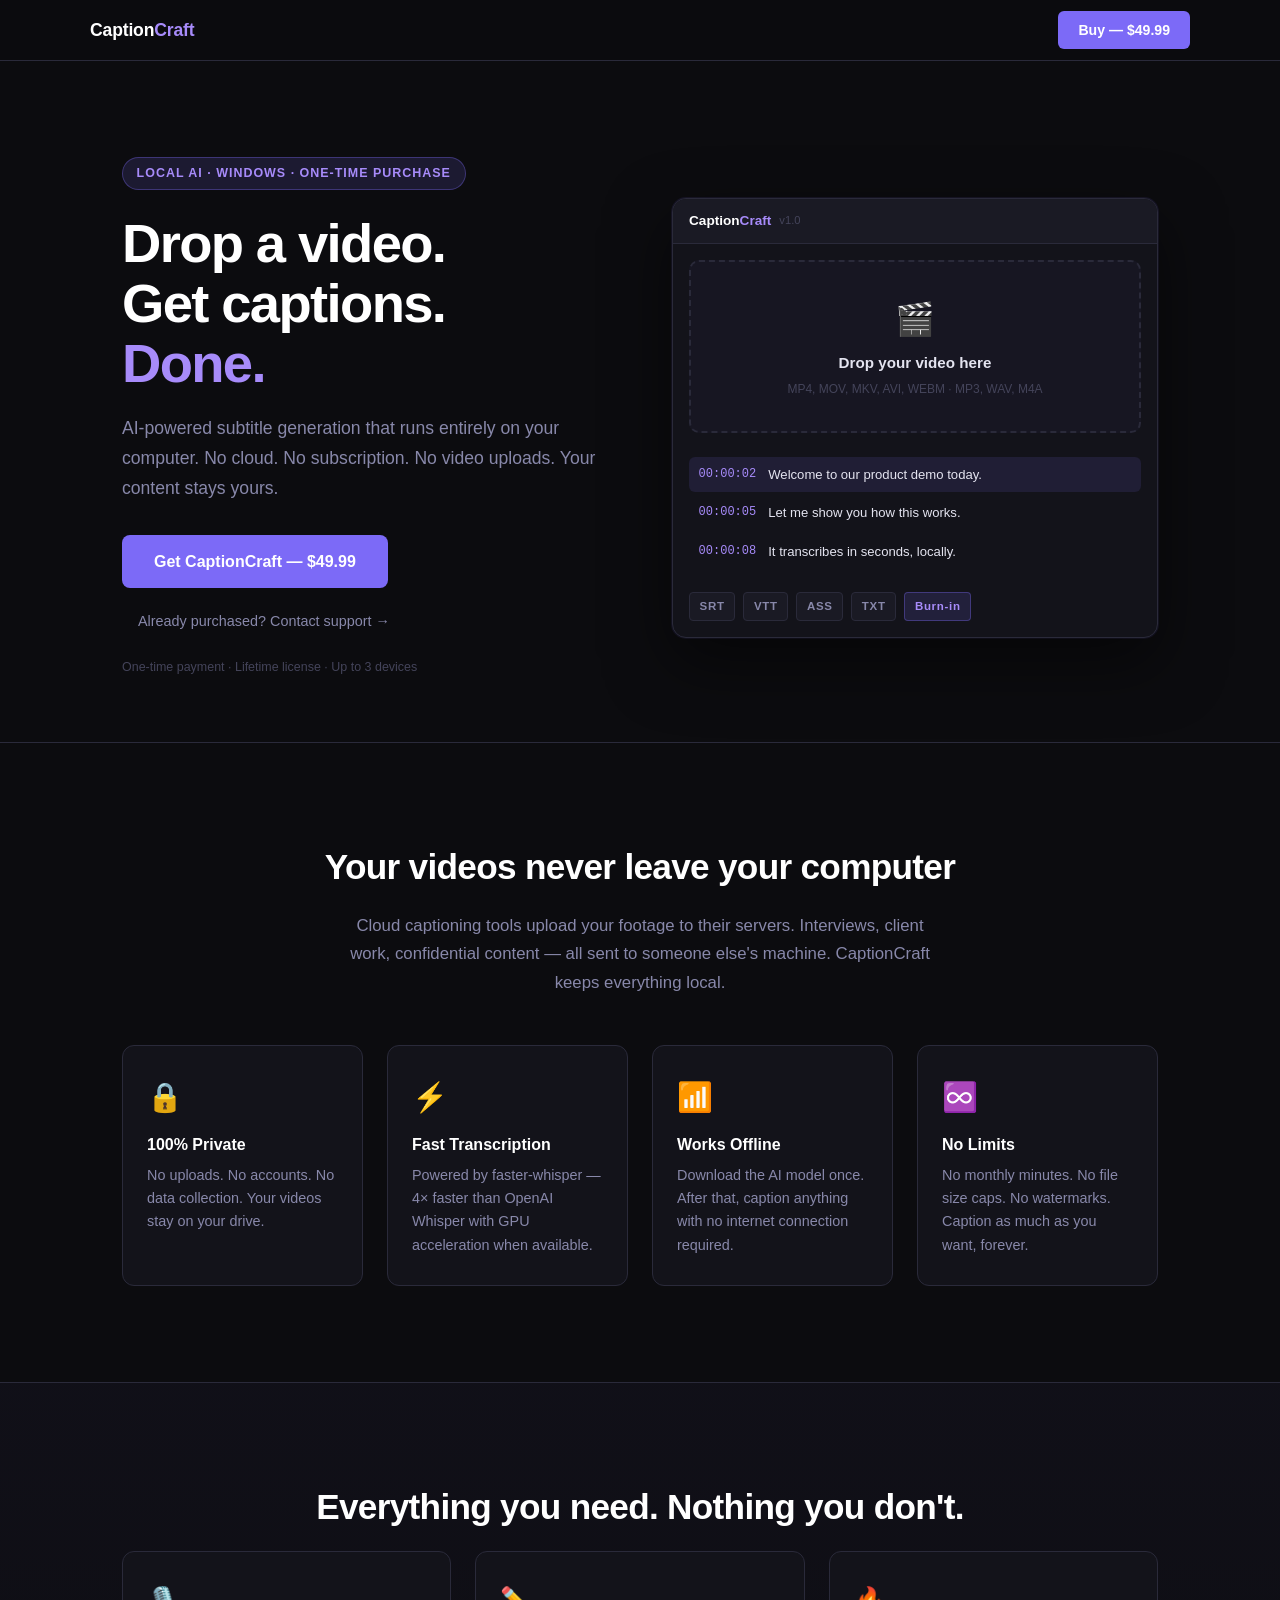
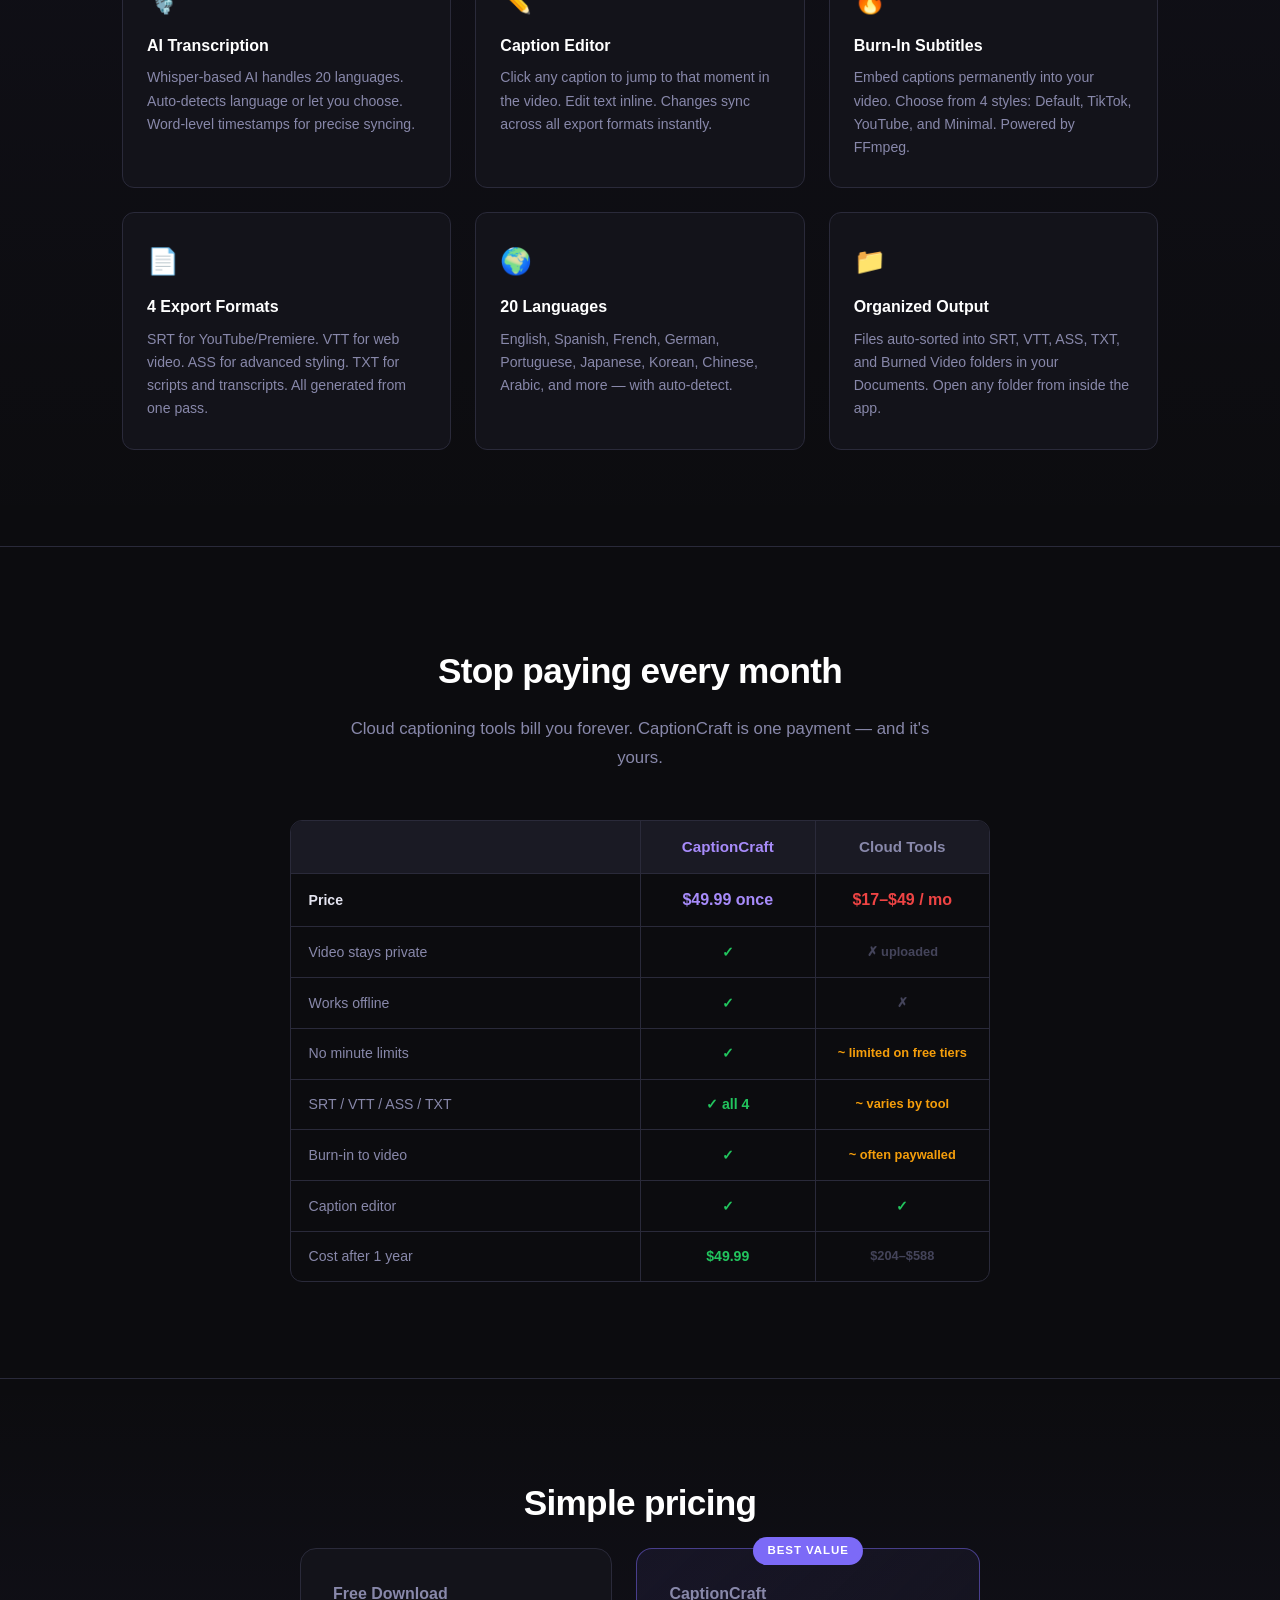
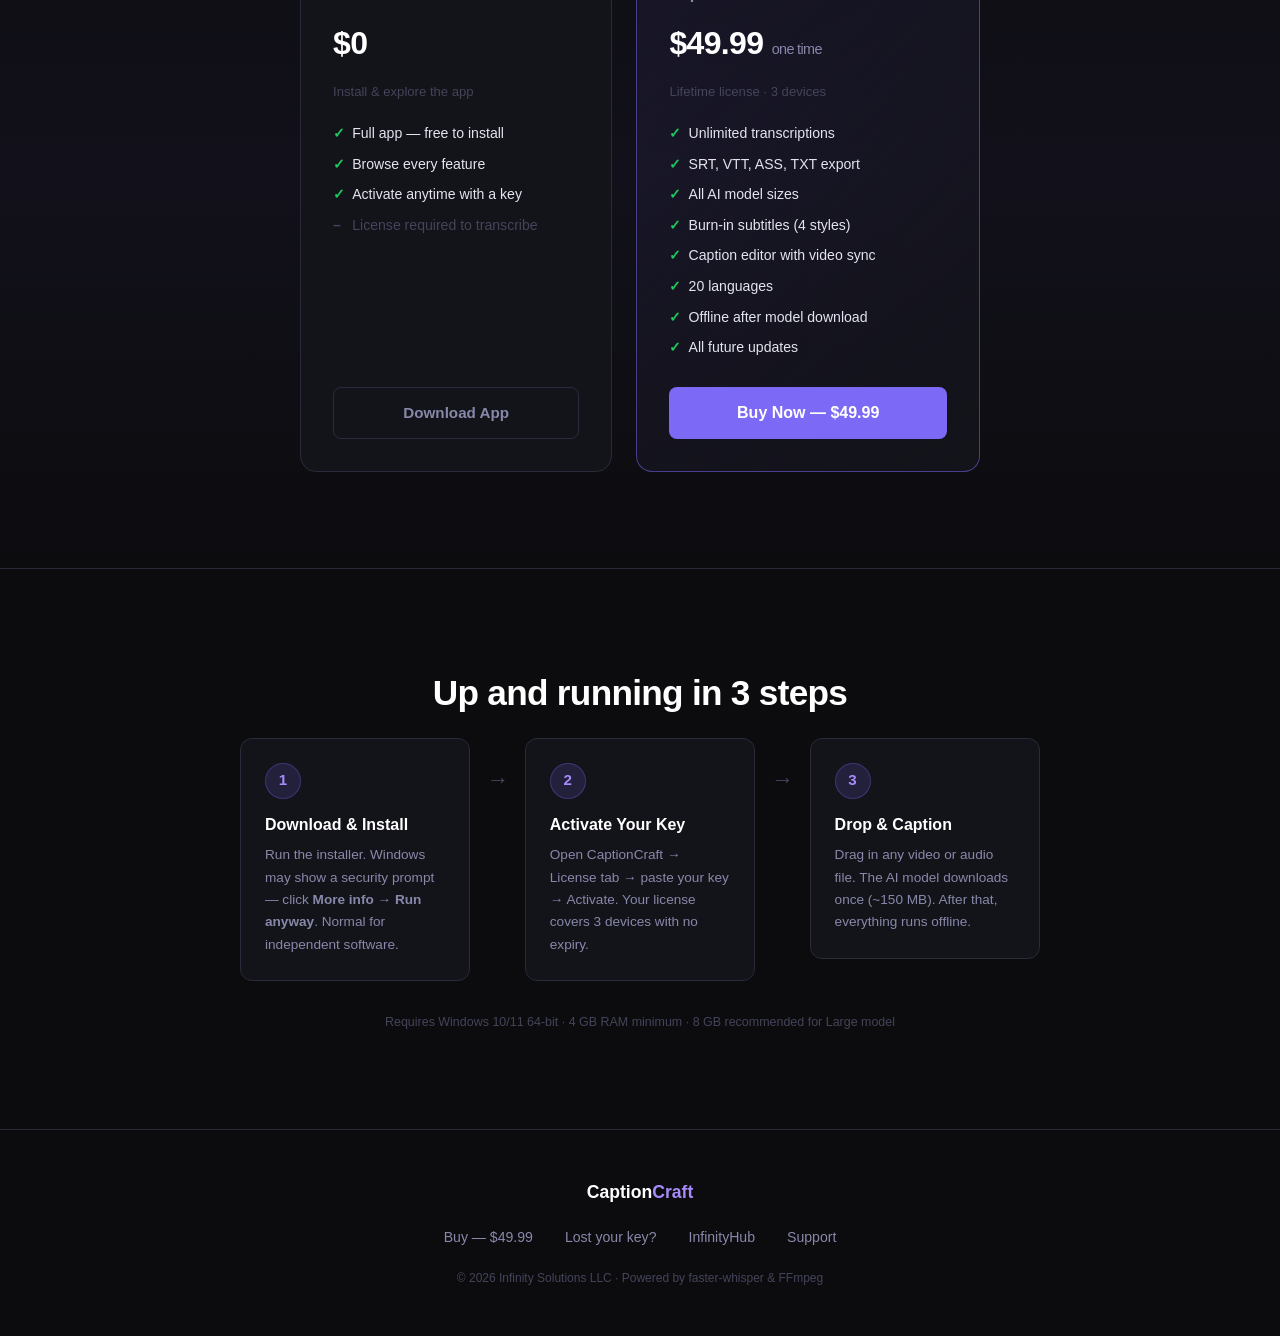
<file: index.html>
<!DOCTYPE html>
<html lang="en">
<head>
<meta charset="UTF-8"/>
<meta name="viewport" content="width=device-width,initial-scale=1.0"/>
<title>CaptionCraft — Local AI Captions. No Subscription.</title>
<meta name="description" content="Drop a video. Get captions. Your videos never leave your computer. One-time $49.99 — no subscription, no cloud, no limits."/>
<link rel="stylesheet" href="style.css"/>
</head>
<body>

<!-- ── NAV ─────────────────────────────────────────────────────────────────── -->
<nav>
  <div class="nav-inner">
    <div class="nav-logo">Caption<span class="accent">Craft</span></div>
    <a class="btn-nav" href="https://square.link/u/BKrwvHYz">Buy — $49.99</a>
  </div>
</nav>

<!-- ── HERO ─────────────────────────────────────────────────────────────────── -->
<section class="hero">
  <div class="hero-inner">
    <div class="hero-badge">Local AI · Windows · One-Time Purchase</div>
    <h1>Drop a video.<br>Get captions.<br><span class="accent">Done.</span></h1>
    <p class="hero-sub">
      AI-powered subtitle generation that runs entirely on your computer.
      No cloud. No subscription. No video uploads. Your content stays yours.
    </p>
    <div class="hero-cta">
      <a class="btn-primary" href="https://square.link/u/BKrwvHYz">Get CaptionCraft — $49.99</a>
      <a class="btn-ghost" href="mailto:support@infinityhub.dev">Already purchased? Contact support →</a>
    </div>
    <p class="hero-note">One-time payment · Lifetime license · Up to 3 devices</p>
  </div>
  <div class="hero-demo">
    <div class="demo-window">
      <div class="demo-titlebar">
        <span class="demo-logo">Caption<span class="accent">Craft</span></span>
        <span class="demo-ver">v1.0</span>
      </div>
      <div class="demo-drop">
        <div class="demo-drop-icon">🎬</div>
        <div class="demo-drop-text">Drop your video here</div>
        <div class="demo-drop-sub">MP4, MOV, MKV, AVI, WEBM · MP3, WAV, M4A</div>
      </div>
      <div class="demo-result">
        <div class="demo-caption-row active">
          <span class="demo-ts">00:00:02</span>
          <span class="demo-line">Welcome to our product demo today.</span>
        </div>
        <div class="demo-caption-row">
          <span class="demo-ts">00:00:05</span>
          <span class="demo-line">Let me show you how this works.</span>
        </div>
        <div class="demo-caption-row">
          <span class="demo-ts">00:00:08</span>
          <span class="demo-line">It transcribes in seconds, locally.</span>
        </div>
      </div>
      <div class="demo-formats">
        <span class="fmt-chip">SRT</span>
        <span class="fmt-chip">VTT</span>
        <span class="fmt-chip">ASS</span>
        <span class="fmt-chip">TXT</span>
        <span class="fmt-chip accent-chip">Burn-in</span>
      </div>
    </div>
  </div>
</section>

<!-- ── WHY LOCAL ─────────────────────────────────────────────────────────────── -->
<section class="section-why">
  <div class="container">
    <h2 class="section-title">Your videos never leave your computer</h2>
    <p class="section-sub">Cloud captioning tools upload your footage to their servers. Interviews, client work, confidential content — all sent to someone else's machine. CaptionCraft keeps everything local.</p>
    <div class="why-grid">
      <div class="why-card">
        <div class="why-icon">🔒</div>
        <div class="why-title">100% Private</div>
        <div class="why-body">No uploads. No accounts. No data collection. Your videos stay on your drive.</div>
      </div>
      <div class="why-card">
        <div class="why-icon">⚡</div>
        <div class="why-title">Fast Transcription</div>
        <div class="why-body">Powered by faster-whisper — 4× faster than OpenAI Whisper with GPU acceleration when available.</div>
      </div>
      <div class="why-card">
        <div class="why-icon">📶</div>
        <div class="why-title">Works Offline</div>
        <div class="why-body">Download the AI model once. After that, caption anything with no internet connection required.</div>
      </div>
      <div class="why-card">
        <div class="why-icon">♾️</div>
        <div class="why-title">No Limits</div>
        <div class="why-body">No monthly minutes. No file size caps. No watermarks. Caption as much as you want, forever.</div>
      </div>
    </div>
  </div>
</section>

<!-- ── FEATURES ──────────────────────────────────────────────────────────────── -->
<section class="section-features">
  <div class="container">
    <h2 class="section-title">Everything you need. Nothing you don't.</h2>
    <div class="features-grid">

      <div class="feature-card">
        <div class="feature-icon">🎙️</div>
        <div class="feature-title">AI Transcription</div>
        <div class="feature-body">Whisper-based AI handles 20 languages. Auto-detects language or let you choose. Word-level timestamps for precise syncing.</div>
      </div>

      <div class="feature-card">
        <div class="feature-icon">✏️</div>
        <div class="feature-title">Caption Editor</div>
        <div class="feature-body">Click any caption to jump to that moment in the video. Edit text inline. Changes sync across all export formats instantly.</div>
      </div>

      <div class="feature-card">
        <div class="feature-icon">🔥</div>
        <div class="feature-title">Burn-In Subtitles</div>
        <div class="feature-body">Embed captions permanently into your video. Choose from 4 styles: Default, TikTok, YouTube, and Minimal. Powered by FFmpeg.</div>
      </div>

      <div class="feature-card">
        <div class="feature-icon">📄</div>
        <div class="feature-title">4 Export Formats</div>
        <div class="feature-body">SRT for YouTube/Premiere. VTT for web video. ASS for advanced styling. TXT for scripts and transcripts. All generated from one pass.</div>
      </div>

      <div class="feature-card">
        <div class="feature-icon">🌍</div>
        <div class="feature-title">20 Languages</div>
        <div class="feature-body">English, Spanish, French, German, Portuguese, Japanese, Korean, Chinese, Arabic, and more — with auto-detect.</div>
      </div>

      <div class="feature-card">
        <div class="feature-icon">📁</div>
        <div class="feature-title">Organized Output</div>
        <div class="feature-body">Files auto-sorted into SRT, VTT, ASS, TXT, and Burned Video folders in your Documents. Open any folder from inside the app.</div>
      </div>

    </div>
  </div>
</section>

<!-- ── COMPARISON ────────────────────────────────────────────────────────────── -->
<section class="section-compare">
  <div class="container">
    <h2 class="section-title">Stop paying every month</h2>
    <p class="section-sub">Cloud captioning tools bill you forever. CaptionCraft is one payment — and it's yours.</p>

    <div class="compare-table">
      <div class="compare-row compare-row-header">
        <div class="ct-feat"></div>
        <div class="ct-val ct-val-cc">CaptionCraft</div>
        <div class="ct-val ct-val-them">Cloud Tools</div>
      </div>
      <div class="compare-row compare-row-price">
        <div class="ct-feat">Price</div>
        <div class="ct-val ct-price-cc">$49.99 once</div>
        <div class="ct-val ct-price-them">$17–$49 / mo</div>
      </div>
      <div class="compare-row">
        <div class="ct-feat">Video stays private</div>
        <div class="ct-val"><span class="cmp-yes">✓</span></div>
        <div class="ct-val"><span class="cmp-no">✗ uploaded</span></div>
      </div>
      <div class="compare-row">
        <div class="ct-feat">Works offline</div>
        <div class="ct-val"><span class="cmp-yes">✓</span></div>
        <div class="ct-val"><span class="cmp-no">✗</span></div>
      </div>
      <div class="compare-row">
        <div class="ct-feat">No minute limits</div>
        <div class="ct-val"><span class="cmp-yes">✓</span></div>
        <div class="ct-val"><span class="cmp-partial">~ limited on free tiers</span></div>
      </div>
      <div class="compare-row">
        <div class="ct-feat">SRT / VTT / ASS / TXT</div>
        <div class="ct-val"><span class="cmp-yes">✓ all 4</span></div>
        <div class="ct-val"><span class="cmp-partial">~ varies by tool</span></div>
      </div>
      <div class="compare-row">
        <div class="ct-feat">Burn-in to video</div>
        <div class="ct-val"><span class="cmp-yes">✓</span></div>
        <div class="ct-val"><span class="cmp-partial">~ often paywalled</span></div>
      </div>
      <div class="compare-row">
        <div class="ct-feat">Caption editor</div>
        <div class="ct-val"><span class="cmp-yes">✓</span></div>
        <div class="ct-val"><span class="cmp-yes">✓</span></div>
      </div>
      <div class="compare-row">
        <div class="ct-feat">Cost after 1 year</div>
        <div class="ct-val"><span class="cmp-yes">$49.99</span></div>
        <div class="ct-val"><span class="cmp-no">$204–$588</span></div>
      </div>
    </div>
  </div>
</section>

<!-- ── PRICING ───────────────────────────────────────────────────────────────── -->
<section class="section-pricing">
  <div class="container">
    <h2 class="section-title">Simple pricing</h2>
    <div class="pricing-grid">
      <div class="price-card">
        <div class="price-name">Free Download</div>
        <div class="price-amount">$0</div>
        <div class="price-desc">Install &amp; explore the app</div>
        <ul class="price-features">
          <li>Full app — free to install</li>
          <li>Browse every feature</li>
          <li>Activate anytime with a key</li>
          <li class="muted">License required to transcribe</li>
        </ul>
        <a class="btn-outline" href="https://github.com/contactinfinitysolutionsllc-ops/CaptionCraft/releases/download/CaptionCraft/CaptionCraft-Setup-1.0.0.exe">Download App</a>
      </div>
      <div class="price-card price-card-featured">
        <div class="price-badge">Best Value</div>
        <div class="price-name">CaptionCraft</div>
        <div class="price-amount">$49.99 <span class="price-once">one time</span></div>
        <div class="price-desc">Lifetime license · 3 devices</div>
        <ul class="price-features">
          <li>Unlimited transcriptions</li>
          <li>SRT, VTT, ASS, TXT export</li>
          <li>All AI model sizes</li>
          <li>Burn-in subtitles (4 styles)</li>
          <li>Caption editor with video sync</li>
          <li>20 languages</li>
          <li>Offline after model download</li>
          <li>All future updates</li>
        </ul>
        <a class="btn-primary" href="https://square.link/u/BKrwvHYz">Buy Now — $49.99</a>
      </div>
    </div>
  </div>
</section>

<!-- ── SETUP ─────────────────────────────────────────────────────────────────── -->
<section class="section-setup">
  <div class="container">
    <h2 class="section-title">Up and running in 3 steps</h2>
    <div class="setup-steps">
      <div class="setup-step">
        <div class="step-num">1</div>
        <div class="step-title">Download &amp; Install</div>
        <div class="step-body">Run the installer. Windows may show a security prompt — click <strong>More info → Run anyway</strong>. Normal for independent software.</div>
      </div>
      <div class="setup-arrow">→</div>
      <div class="setup-step">
        <div class="step-num">2</div>
        <div class="step-title">Activate Your Key</div>
        <div class="step-body">Open CaptionCraft → License tab → paste your key → Activate. Your license covers 3 devices with no expiry.</div>
      </div>
      <div class="setup-arrow">→</div>
      <div class="setup-step">
        <div class="step-num">3</div>
        <div class="step-title">Drop &amp; Caption</div>
        <div class="step-body">Drag in any video or audio file. The AI model downloads once (~150 MB). After that, everything runs offline.</div>
      </div>
    </div>
    <p class="setup-note">Requires Windows 10/11 64-bit · 4 GB RAM minimum · 8 GB recommended for Large model</p>
  </div>
</section>

<!-- ── FOOTER ────────────────────────────────────────────────────────────────── -->
<footer>
  <div class="footer-inner">
    <div class="footer-logo">Caption<span class="accent">Craft</span></div>
    <div class="footer-links">
      <a href="https://square.link/u/BKrwvHYz">Buy — $49.99</a>
      <a href="mailto:support@infinityhub.dev">Lost your key?</a>
      <a href="https://infinityhub.dev">InfinityHub</a>
      <a href="mailto:support@infinityhub.dev">Support</a>
    </div>
    <div class="footer-copy">© 2026 Infinity Solutions LLC · Powered by faster-whisper &amp; FFmpeg</div>
  </div>
</footer>

</body>
</html>
</file>
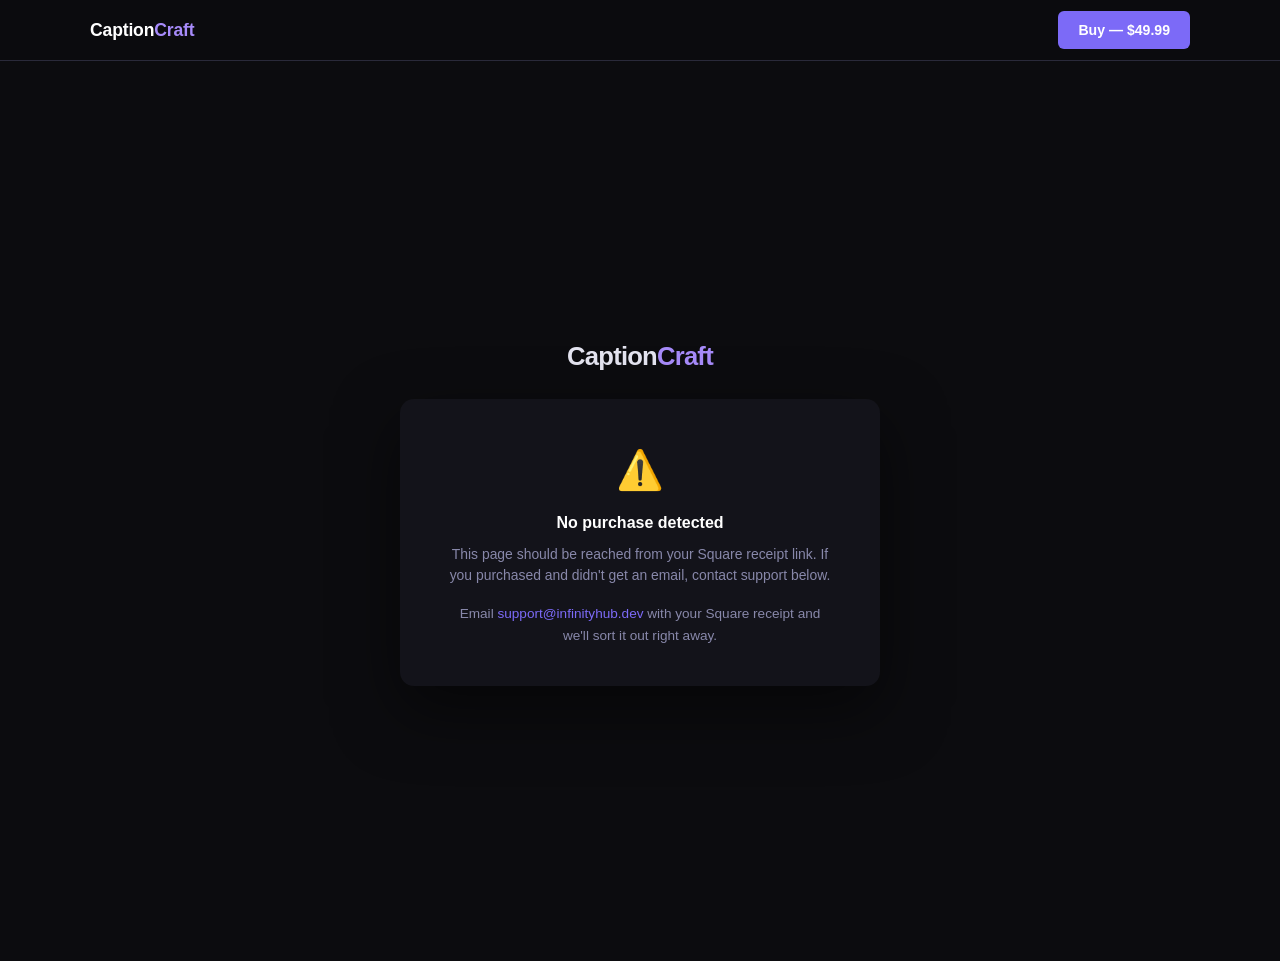
<file: claim.html>
<!DOCTYPE html>
<html lang="en">
<head>
  <meta charset="UTF-8" />
  <meta name="viewport" content="width=device-width, initial-scale=1.0" />
  <title>Claim Your License — CaptionCraft</title>
  <link rel="stylesheet" href="style.css" />
  <style>
    .claim-wrap {
      min-height: 100vh;
      display: flex;
      flex-direction: column;
      align-items: center;
      justify-content: center;
      padding: 2rem;
      text-align: center;
    }
    .claim-logo {
      font-size: 1.6rem;
      font-weight: 900;
      letter-spacing: -0.03em;
      margin-bottom: 1.4rem;
    }
    .claim-card {
      background: var(--panel);
      border: 1px solid var(--border2);
      border-radius: 14px;
      padding: 2.5rem 2.8rem;
      max-width: 480px;
      width: 100%;
      box-shadow: 0 24px 64px rgba(0,0,0,0.5);
      text-align: left;
    }
    .claim-card h1 {
      font-size: 1.45rem;
      font-weight: 800;
      color: #fff;
      margin: 0 0 0.4rem 0;
      text-align: center;
    }
    .claim-card .sub {
      color: var(--txt2);
      font-size: 0.88rem;
      margin: 0 0 1.8rem 0;
      text-align: center;
      line-height: 1.55;
    }
    .claim-label {
      font-size: 0.76rem;
      font-weight: 700;
      color: var(--txt2);
      letter-spacing: .07em;
      text-transform: uppercase;
      margin-bottom: 0.4rem;
      display: block;
    }
    .claim-input {
      width: 100%;
      background: var(--bg);
      border: 1px solid var(--border2);
      border-radius: 7px;
      color: var(--txt);
      font-size: 0.95rem;
      padding: 0.65rem 0.9rem;
      box-sizing: border-box;
      outline: none;
      transition: border-color 0.15s;
      margin-bottom: 1.2rem;
    }
    .claim-input:focus { border-color: var(--accent); }
    .claim-btn {
      width: 100%;
      background: var(--accent);
      color: #fff;
      font-weight: 700;
      font-size: 0.95rem;
      padding: 0.75rem;
      border: none;
      border-radius: 7px;
      cursor: pointer;
      transition: background 0.15s, opacity 0.15s;
      letter-spacing: .03em;
    }
    .claim-btn:hover:not(:disabled) { background: #9b8df9; }
    .claim-btn:disabled { opacity: 0.5; cursor: not-allowed; }
    .claim-status {
      margin-top: 1rem;
      font-size: 0.85rem;
      min-height: 1.2em;
      text-align: center;
    }
    .claim-status.error   { color: #f07070; }
    .claim-status.info    { color: var(--accent); }
    @keyframes pulse { 0%,100%{opacity:1} 50%{opacity:.4} }
    .claim-status.loading { color: var(--accent); animation: pulse 1.2s infinite; }

    /* No transaction state */
    .no-txn { display: none; text-align: center; }
    .no-txn.visible { display: block; }
    .no-txn-icon { font-size: 2.4rem; margin-bottom: 0.6rem; }

    /* Success state */
    .claim-success { display: none; text-align: center; }
    .claim-success.visible { display: block; }
    .success-icon { font-size: 2.6rem; margin-bottom: 0.6rem; }
    .success-title {
      font-size: 1.2rem;
      font-weight: 800;
      color: #fff;
      margin-bottom: 0.5rem;
    }
    .success-sub {
      font-size: 0.86rem;
      color: var(--txt2);
      margin-bottom: 1.4rem;
      line-height: 1.55;
    }
    .key-box {
      background: var(--bg);
      border: 1px solid rgba(124,106,247,.35);
      border-radius: 9px;
      padding: 1rem 1.2rem;
      margin-bottom: 1.2rem;
    }
    .key-label {
      font-size: 0.7rem;
      color: var(--txt3);
      letter-spacing: .1em;
      text-transform: uppercase;
      margin-bottom: 0.4rem;
    }
    .key-value {
      font-family: monospace;
      font-size: 1rem;
      color: var(--accent);
      letter-spacing: .06em;
      word-break: break-all;
      cursor: pointer;
      user-select: all;
    }
    .key-copy-hint {
      font-size: 0.72rem;
      color: var(--txt3);
      margin-top: 0.3rem;
    }
    .dl-btn {
      display: inline-flex;
      align-items: center;
      gap: 0.5rem;
      background: var(--accent);
      color: #fff;
      font-weight: 700;
      font-size: 0.9rem;
      padding: 0.65rem 1.4rem;
      border-radius: 7px;
      text-decoration: none;
      transition: background 0.15s;
      margin-bottom: 0.8rem;
    }
    .dl-btn:hover { background: #9b8df9; text-decoration: none; }
    .claim-note {
      font-size: 0.76rem;
      color: var(--txt3);
      text-align: center;
      margin-top: 1.2rem;
      line-height: 1.55;
    }
    .claim-note a { color: var(--txt3); }
    .claim-note a:hover { color: var(--txt2); }
  </style>
</head>
<body>

<nav>
  <div class="nav-inner">
    <a class="nav-logo" href="/">Caption<span class="accent">Craft</span></a>
    <a class="btn-nav" href="https://square.link/u/BKrwvHYz">Buy — $49.99</a>
  </div>
</nav>

<div class="claim-wrap">

  <div class="claim-logo">Caption<span class="accent">Craft</span></div>

  <div class="claim-card">

    <!-- No transaction ID found -->
    <div class="no-txn" id="noTxn">
      <div class="no-txn-icon">⚠️</div>
      <p style="font-size:1rem;font-weight:800;color:#fff;margin:0 0 0.5rem 0">No purchase detected</p>
      <p style="font-size:0.87rem;color:var(--txt2);line-height:1.55;margin:0 0 1rem 0">
        This page should be reached from your Square receipt link. If you purchased and didn't get an email, contact support below.
      </p>
      <p style="font-size:0.85rem;color:var(--txt2)">
        Email <a href="mailto:support@infinityhub.dev" style="color:var(--accent)">support@infinityhub.dev</a> with your Square receipt and we'll sort it out right away.
      </p>
    </div>

    <!-- Claim form -->
    <div id="claimForm">
      <h1>🎉 Purchase Complete!</h1>
      <p class="sub">Enter the email you used at checkout and we'll send your license key — it also appears below instantly.</p>

      <label class="claim-label" for="emailInput">Email address</label>
      <input
        id="emailInput"
        class="claim-input"
        type="email"
        placeholder="you@example.com"
        autocomplete="email"
      />

      <button class="claim-btn" id="claimBtn" onclick="claimKey()">
        Get My License Key
      </button>

      <div class="claim-status" id="claimStatus"></div>

      <p class="claim-note">
        Your key activates up to 3 devices and never expires.<br>
        <a href="/">← Back to CaptionCraft</a>
      </p>
    </div>

    <!-- Success state -->
    <div class="claim-success" id="claimSuccess">
      <div class="success-icon">✅</div>
      <div class="success-title">You're licensed!</div>
      <p class="success-sub">Your key is shown below and a copy is heading to your inbox. Keep it somewhere safe.</p>

      <div class="key-box">
        <div class="key-label">Your License Key</div>
        <div class="key-value" id="keyDisplay" title="Click to copy" onclick="copyKey()"></div>
        <div class="key-copy-hint" id="copyHint">Click key to copy</div>
      </div>

      <a class="dl-btn" href="https://github.com/contactinfinitysolutionsllc-ops/CaptionCraft/releases/download/CaptionCraft/CaptionCraft-Setup-1.0.0.exe">
        ⬇ Download CaptionCraft
      </a>

      <p style="font-size:0.82rem;color:var(--txt2);line-height:1.55;margin-top:0.8rem">
        Open CaptionCraft → <strong>License</strong> tab → paste your key → <strong>Activate</strong>.
      </p>

      <p class="claim-note" style="margin-top:1rem">
        Questions? <a href="mailto:support@infinityhub.dev">support@infinityhub.dev</a><br>
        <a href="/">← Back to CaptionCraft</a>
      </p>
    </div>

  </div>
</div>

<script>
  const WORKER = 'https://justdocs-worker.robertjosephreynolds.workers.dev';
  const params = new URLSearchParams(window.location.search);
  const txnId  = params.get('transactionId') || params.get('checkoutId') || params.get('transaction_id');

  if (!txnId) {
    document.getElementById('claimForm').style.display = 'none';
    document.getElementById('noTxn').classList.add('visible');
  }

  async function claimKey() {
    const email  = document.getElementById('emailInput').value.trim();
    const btn    = document.getElementById('claimBtn');
    const status = document.getElementById('claimStatus');

    if (!email || !email.includes('@')) {
      status.className = 'claim-status error';
      status.textContent = 'Please enter a valid email address.';
      return;
    }

    btn.disabled = true;
    btn.textContent = 'Verifying purchase…';
    status.className = 'claim-status loading';
    status.textContent = 'Checking your payment with Square…';

    try {
      const res = await fetch(WORKER, {
        method: 'POST',
        headers: { 'Content-Type': 'application/json', 'User-Agent': 'CaptionCraft/1.0' },
        body: JSON.stringify({ action: 'claimCCLicense', transaction_id: txnId, email })
      });
      const data = await res.json();

      if (data.success) {
        document.getElementById('claimForm').style.display = 'none';
        document.getElementById('keyDisplay').textContent = data.key;
        document.getElementById('claimSuccess').classList.add('visible');
        if (data.resent) {
          document.querySelector('.success-sub').textContent =
            'Key resent to your email — check your inbox (and spam folder).';
        }
      } else {
        status.className = 'claim-status error';
        status.textContent = data.error || 'Something went wrong. Please try again.';
        btn.disabled = false;
        btn.textContent = 'Get My License Key';
      }
    } catch (err) {
      status.className = 'claim-status error';
      status.textContent = 'Network error — check your connection and try again.';
      btn.disabled = false;
      btn.textContent = 'Get My License Key';
    }
  }

  function copyKey() {
    const key = document.getElementById('keyDisplay').textContent;
    navigator.clipboard.writeText(key).then(() => {
      document.getElementById('copyHint').textContent = '✓ Copied!';
      setTimeout(() => {
        document.getElementById('copyHint').textContent = 'Click key to copy';
      }, 2000);
    });
  }

  document.getElementById('emailInput')?.addEventListener('keydown', e => {
    if (e.key === 'Enter') claimKey();
  });
</script>

</body>
</html>
</file>
<file: style.css>
/* ── Reset & base ──────────────────────────────────────────────────────────── */
*, *::before, *::after { box-sizing: border-box; margin: 0; padding: 0; }

:root {
  --bg:       #0c0c0f;
  --panel:    #13131a;
  --panel2:   #1a1a24;
  --border:   #2a2a3a;
  --accent:   #7c6af7;
  --accent2:  #a78bfa;
  --accent3:  #c4b5fd;
  --green:    #22c55e;
  --amber:    #f59e0b;
  --red:      #ef4444;
  --txt:      #e4e4f0;
  --txt2:     #8888aa;
  --txt3:     #44445a;
  --max:      1100px;
  --radius:   12px;
}

html { scroll-behavior: smooth; }

body {
  background: var(--bg);
  color: var(--txt);
  font-family: -apple-system, BlinkMacSystemFont, "Segoe UI", Roboto, sans-serif;
  font-size: 16px;
  line-height: 1.6;
  -webkit-font-smoothing: antialiased;
}

a { color: var(--accent2); text-decoration: none; }
a:hover { color: var(--accent3); }

.accent { color: var(--accent2); }
.container { max-width: var(--max); margin: 0 auto; padding: 0 2rem; }

/* ── Buttons ───────────────────────────────────────────────────────────────── */
.btn-primary {
  display: inline-block;
  background: var(--accent);
  color: #fff;
  padding: .85rem 2rem;
  border-radius: 8px;
  font-weight: 700;
  font-size: 1rem;
  transition: background .15s, transform .1s;
}
.btn-primary:hover { background: var(--accent2); color: #fff; transform: translateY(-1px); }

.btn-ghost {
  display: inline-block;
  color: var(--txt2);
  padding: .85rem 1rem;
  font-size: .9rem;
  transition: color .15s;
}
.btn-ghost:hover { color: var(--accent2); }

.btn-outline {
  display: inline-block;
  border: 1px solid var(--border);
  color: var(--txt2);
  padding: .8rem 1.5rem;
  border-radius: 8px;
  font-weight: 600;
  font-size: .95rem;
  transition: border-color .15s, color .15s;
  text-align: center;
}
.btn-outline:hover { border-color: var(--accent); color: var(--accent2); }

.btn-nav {
  background: var(--accent);
  color: #fff;
  padding: .5rem 1.25rem;
  border-radius: 6px;
  font-weight: 700;
  font-size: .88rem;
}
.btn-nav:hover { background: var(--accent2); color: #fff; }

/* ── Nav ───────────────────────────────────────────────────────────────────── */
nav {
  position: sticky;
  top: 0;
  z-index: 100;
  background: rgba(12,12,15,.9);
  backdrop-filter: blur(12px);
  border-bottom: 1px solid var(--border);
  padding: 0 2rem;
}
.nav-inner {
  max-width: var(--max);
  margin: 0 auto;
  height: 60px;
  display: flex;
  align-items: center;
  justify-content: space-between;
}
.nav-logo {
  font-size: 1.1rem;
  font-weight: 800;
  color: #fff;
  letter-spacing: -.01em;
}

/* ── Hero ──────────────────────────────────────────────────────────────────── */
.hero {
  max-width: var(--max);
  margin: 0 auto;
  padding: 6rem 2rem 4rem;
  display: grid;
  grid-template-columns: 1fr 1fr;
  gap: 4rem;
  align-items: center;
}

.hero-badge {
  display: inline-block;
  background: rgba(124,106,247,.15);
  border: 1px solid rgba(124,106,247,.35);
  color: var(--accent2);
  font-size: .78rem;
  font-weight: 700;
  letter-spacing: .08em;
  text-transform: uppercase;
  padding: .35rem .85rem;
  border-radius: 999px;
  margin-bottom: 1.5rem;
}

.hero h1 {
  font-size: clamp(2.4rem, 5vw, 3.4rem);
  font-weight: 800;
  line-height: 1.1;
  letter-spacing: -.03em;
  color: #fff;
  margin-bottom: 1.25rem;
}

.hero-sub {
  font-size: 1.1rem;
  color: var(--txt2);
  max-width: 480px;
  margin-bottom: 2rem;
  line-height: 1.7;
}

.hero-cta {
  display: flex;
  align-items: center;
  gap: .5rem;
  flex-wrap: wrap;
  margin-bottom: .75rem;
}

.hero-note {
  font-size: .78rem;
  color: var(--txt3);
  margin-top: .25rem;
}

/* ── Demo window ───────────────────────────────────────────────────────────── */
.demo-window {
  background: var(--panel);
  border: 1px solid var(--border);
  border-radius: 14px;
  overflow: hidden;
  box-shadow: 0 24px 64px rgba(0,0,0,.5), 0 0 0 1px rgba(124,106,247,.1);
}

.demo-titlebar {
  background: var(--panel2);
  padding: .7rem 1rem;
  display: flex;
  align-items: center;
  gap: .5rem;
  border-bottom: 1px solid var(--border);
}
.demo-logo { font-size: .85rem; font-weight: 800; color: #fff; }
.demo-ver  { font-size: .7rem; color: var(--txt3); }

.demo-drop {
  padding: 2rem 1.5rem;
  border-bottom: 1px solid var(--border);
  text-align: center;
  border: 2px dashed var(--border);
  margin: 1rem;
  border-radius: 10px;
  background: rgba(124,106,247,.04);
}
.demo-drop-icon { font-size: 2rem; margin-bottom: .4rem; }
.demo-drop-text { font-size: .95rem; font-weight: 600; color: var(--txt); }
.demo-drop-sub  { font-size: .75rem; color: var(--txt3); margin-top: .25rem; }

.demo-result { padding: .5rem 1rem; }
.demo-caption-row {
  display: flex;
  gap: .75rem;
  padding: .45rem .6rem;
  border-radius: 6px;
  font-size: .82rem;
  margin-bottom: .2rem;
  transition: background .15s;
}
.demo-caption-row.active { background: rgba(124,106,247,.12); }
.demo-ts   { color: var(--accent2); font-family: monospace; flex-shrink: 0; font-size: .75rem; padding-top: .05rem; }
.demo-line { color: var(--txt); }

.demo-formats {
  display: flex;
  gap: .5rem;
  padding: .75rem 1rem 1rem;
}
.fmt-chip {
  background: var(--panel2);
  border: 1px solid var(--border);
  color: var(--txt2);
  font-size: .72rem;
  font-weight: 700;
  letter-spacing: .06em;
  padding: .25rem .6rem;
  border-radius: 4px;
}
.accent-chip {
  background: rgba(124,106,247,.15);
  border-color: rgba(124,106,247,.35);
  color: var(--accent2);
}

/* ── Section shared ────────────────────────────────────────────────────────── */
.section-title {
  font-size: clamp(1.6rem, 3vw, 2.2rem);
  font-weight: 800;
  color: #fff;
  text-align: center;
  letter-spacing: -.02em;
  margin-bottom: 1rem;
}
.section-sub {
  text-align: center;
  color: var(--txt2);
  max-width: 600px;
  margin: 0 auto 3rem;
  font-size: 1.05rem;
  line-height: 1.7;
}

/* ── Why local ─────────────────────────────────────────────────────────────── */
.section-why {
  padding: 6rem 0;
  border-top: 1px solid var(--border);
}
.why-grid {
  display: grid;
  grid-template-columns: repeat(4, 1fr);
  gap: 1.5rem;
}
.why-card {
  background: var(--panel);
  border: 1px solid var(--border);
  border-radius: var(--radius);
  padding: 1.75rem 1.5rem;
  transition: border-color .2s;
}
.why-card:hover { border-color: rgba(124,106,247,.4); }
.why-icon  { font-size: 1.8rem; margin-bottom: .75rem; }
.why-title { font-weight: 700; color: #fff; margin-bottom: .4rem; font-size: 1rem; }
.why-body  { color: var(--txt2); font-size: .9rem; line-height: 1.6; }

/* ── Features ──────────────────────────────────────────────────────────────── */
.section-features {
  padding: 6rem 0;
  border-top: 1px solid var(--border);
  background: linear-gradient(180deg, rgba(124,106,247,.04) 0%, transparent 100%);
}
.features-grid {
  display: grid;
  grid-template-columns: repeat(3, 1fr);
  gap: 1.5rem;
}
.feature-card {
  background: var(--panel);
  border: 1px solid var(--border);
  border-radius: var(--radius);
  padding: 1.75rem 1.5rem;
  transition: border-color .2s, transform .2s;
}
.feature-card:hover { border-color: rgba(124,106,247,.4); transform: translateY(-2px); }
.feature-icon  { font-size: 1.6rem; margin-bottom: .75rem; }
.feature-title { font-weight: 700; color: #fff; margin-bottom: .5rem; font-size: 1rem; }
.feature-body  { color: var(--txt2); font-size: .88rem; line-height: 1.65; }

/* ── Comparison ────────────────────────────────────────────────────────────── */
.section-compare {
  padding: 6rem 0;
  border-top: 1px solid var(--border);
}
.compare-table {
  max-width: 700px;
  margin: 0 auto;
  border: 1px solid var(--border);
  border-radius: var(--radius);
  overflow: hidden;
}
.compare-row {
  display: grid;
  grid-template-columns: 2fr 1fr 1fr;
  border-bottom: 1px solid var(--border);
}
.compare-row:last-child { border-bottom: none; }
.compare-row-header { background: var(--panel2); }
.compare-row:not(.compare-row-header):hover { background: rgba(124,106,247,.04); }

.ct-feat, .ct-val {
  padding: .85rem 1.1rem;
  font-size: .88rem;
  display: flex;
  align-items: center;
}
.ct-feat { color: var(--txt2); }
.ct-val  { justify-content: center; font-weight: 600; border-left: 1px solid var(--border); }

.compare-row-header .ct-feat { color: var(--txt3); font-size: .75rem; font-weight: 700; text-transform: uppercase; letter-spacing: .06em; }
.ct-val-cc   { color: var(--accent2); font-weight: 800; font-size: .95rem; }
.ct-val-them { color: var(--txt2); font-size: .95rem; }

.compare-row-price .ct-feat { font-weight: 700; color: var(--txt); }
.ct-price-cc   { color: var(--accent2); font-weight: 800; font-size: 1rem; }
.ct-price-them { color: var(--red); font-size: 1rem; }

.cmp-yes     { color: var(--green); }
.cmp-no      { color: var(--txt3); font-size: .8rem; }
.cmp-partial { color: var(--amber); font-size: .8rem; }

/* ── Pricing ───────────────────────────────────────────────────────────────── */
.section-pricing {
  padding: 6rem 0;
  border-top: 1px solid var(--border);
  background: linear-gradient(180deg, transparent, rgba(124,106,247,.05) 50%, transparent);
}
.pricing-grid {
  display: grid;
  grid-template-columns: 1fr 1.1fr;
  gap: 1.5rem;
  max-width: 680px;
  margin: 0 auto;
}
.price-card {
  background: var(--panel);
  border: 1px solid var(--border);
  border-radius: 16px;
  padding: 2rem;
  display: flex;
  flex-direction: column;
  gap: .75rem;
}
.price-card-featured {
  border-color: rgba(124,106,247,.5);
  background: linear-gradient(135deg, rgba(124,106,247,.08), var(--panel));
  position: relative;
}
.price-badge {
  position: absolute;
  top: -12px;
  left: 50%;
  transform: translateX(-50%);
  background: var(--accent);
  color: #fff;
  font-size: .72rem;
  font-weight: 800;
  letter-spacing: .08em;
  text-transform: uppercase;
  padding: .3rem .9rem;
  border-radius: 999px;
  white-space: nowrap;
}
.price-name   { font-size: 1rem; font-weight: 700; color: var(--txt2); }
.price-amount { font-size: 2rem; font-weight: 800; color: #fff; letter-spacing: -.02em; }
.price-once   { font-size: .9rem; font-weight: 500; color: var(--txt2); }
.price-desc   { font-size: .82rem; color: var(--txt3); margin-bottom: .5rem; }
.price-features {
  list-style: none;
  display: flex;
  flex-direction: column;
  gap: .5rem;
  flex: 1;
  margin-bottom: 1rem;
}
.price-features li { font-size: .88rem; color: var(--txt); padding-left: 1.2rem; position: relative; }
.price-features li::before { content: "✓"; position: absolute; left: 0; color: var(--green); font-weight: 700; }
.price-features li.muted { color: var(--txt3); }
.price-features li.muted::before { content: "–"; color: var(--txt3); }
.price-card-featured .btn-primary { text-align: center; }
.price-card .btn-outline { margin-top: auto; }

/* ── Setup ─────────────────────────────────────────────────────────────────── */
.section-setup {
  padding: 6rem 0;
  border-top: 1px solid var(--border);
}
.setup-steps {
  display: flex;
  align-items: flex-start;
  gap: 1rem;
  max-width: 800px;
  margin: 0 auto 2rem;
}
.setup-step {
  flex: 1;
  background: var(--panel);
  border: 1px solid var(--border);
  border-radius: var(--radius);
  padding: 1.5rem;
}
.step-num {
  width: 36px;
  height: 36px;
  background: rgba(124,106,247,.15);
  border: 1px solid rgba(124,106,247,.3);
  color: var(--accent2);
  border-radius: 50%;
  display: flex;
  align-items: center;
  justify-content: center;
  font-weight: 800;
  font-size: .95rem;
  margin-bottom: .85rem;
}
.step-title { font-weight: 700; color: #fff; margin-bottom: .4rem; }
.step-body  { font-size: .85rem; color: var(--txt2); line-height: 1.65; }
.setup-arrow {
  color: var(--txt3);
  font-size: 1.4rem;
  padding-top: 1.5rem;
  flex-shrink: 0;
}
.setup-note {
  text-align: center;
  font-size: .78rem;
  color: var(--txt3);
}

/* ── Footer ────────────────────────────────────────────────────────────────── */
footer {
  border-top: 1px solid var(--border);
  padding: 3rem 2rem;
}
.footer-inner {
  max-width: var(--max);
  margin: 0 auto;
  display: flex;
  flex-direction: column;
  align-items: center;
  gap: 1.25rem;
  text-align: center;
}
.footer-logo { font-size: 1.1rem; font-weight: 800; color: #fff; }
.footer-links { display: flex; gap: 2rem; flex-wrap: wrap; justify-content: center; }
.footer-links a { font-size: .88rem; color: var(--txt2); }
.footer-links a:hover { color: var(--accent2); }
.footer-copy { font-size: .75rem; color: var(--txt3); }

/* ── Responsive ────────────────────────────────────────────────────────────── */
@media (max-width: 900px) {
  .hero { grid-template-columns: 1fr; gap: 3rem; padding: 4rem 1.5rem 3rem; }
  .why-grid { grid-template-columns: 1fr 1fr; }
  .features-grid { grid-template-columns: 1fr 1fr; }
  .pricing-grid { grid-template-columns: 1fr; max-width: 380px; }
}
@media (max-width: 600px) {
  .why-grid { grid-template-columns: 1fr; }
  .features-grid { grid-template-columns: 1fr; }
  .setup-steps { flex-direction: column; }
  .setup-arrow { display: none; }
  .compare-table { font-size: .82rem; }
}
</file>
